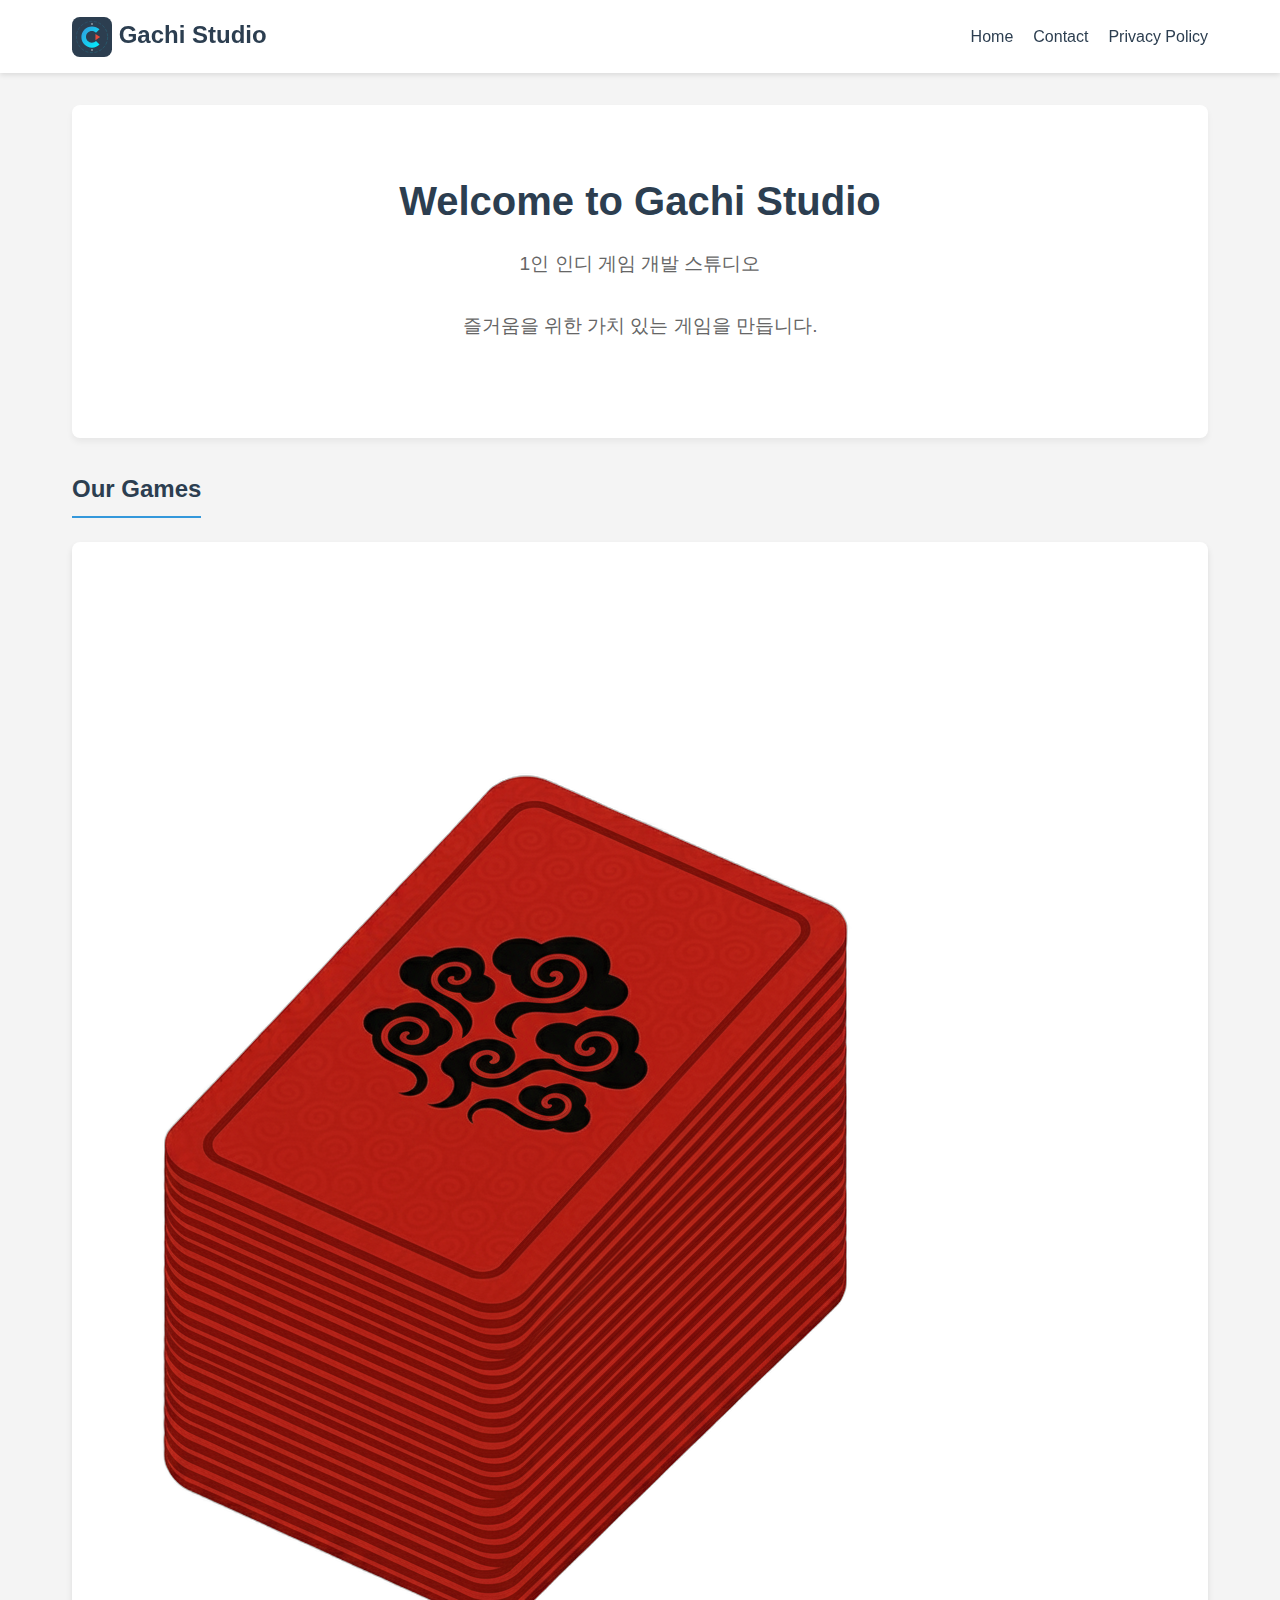
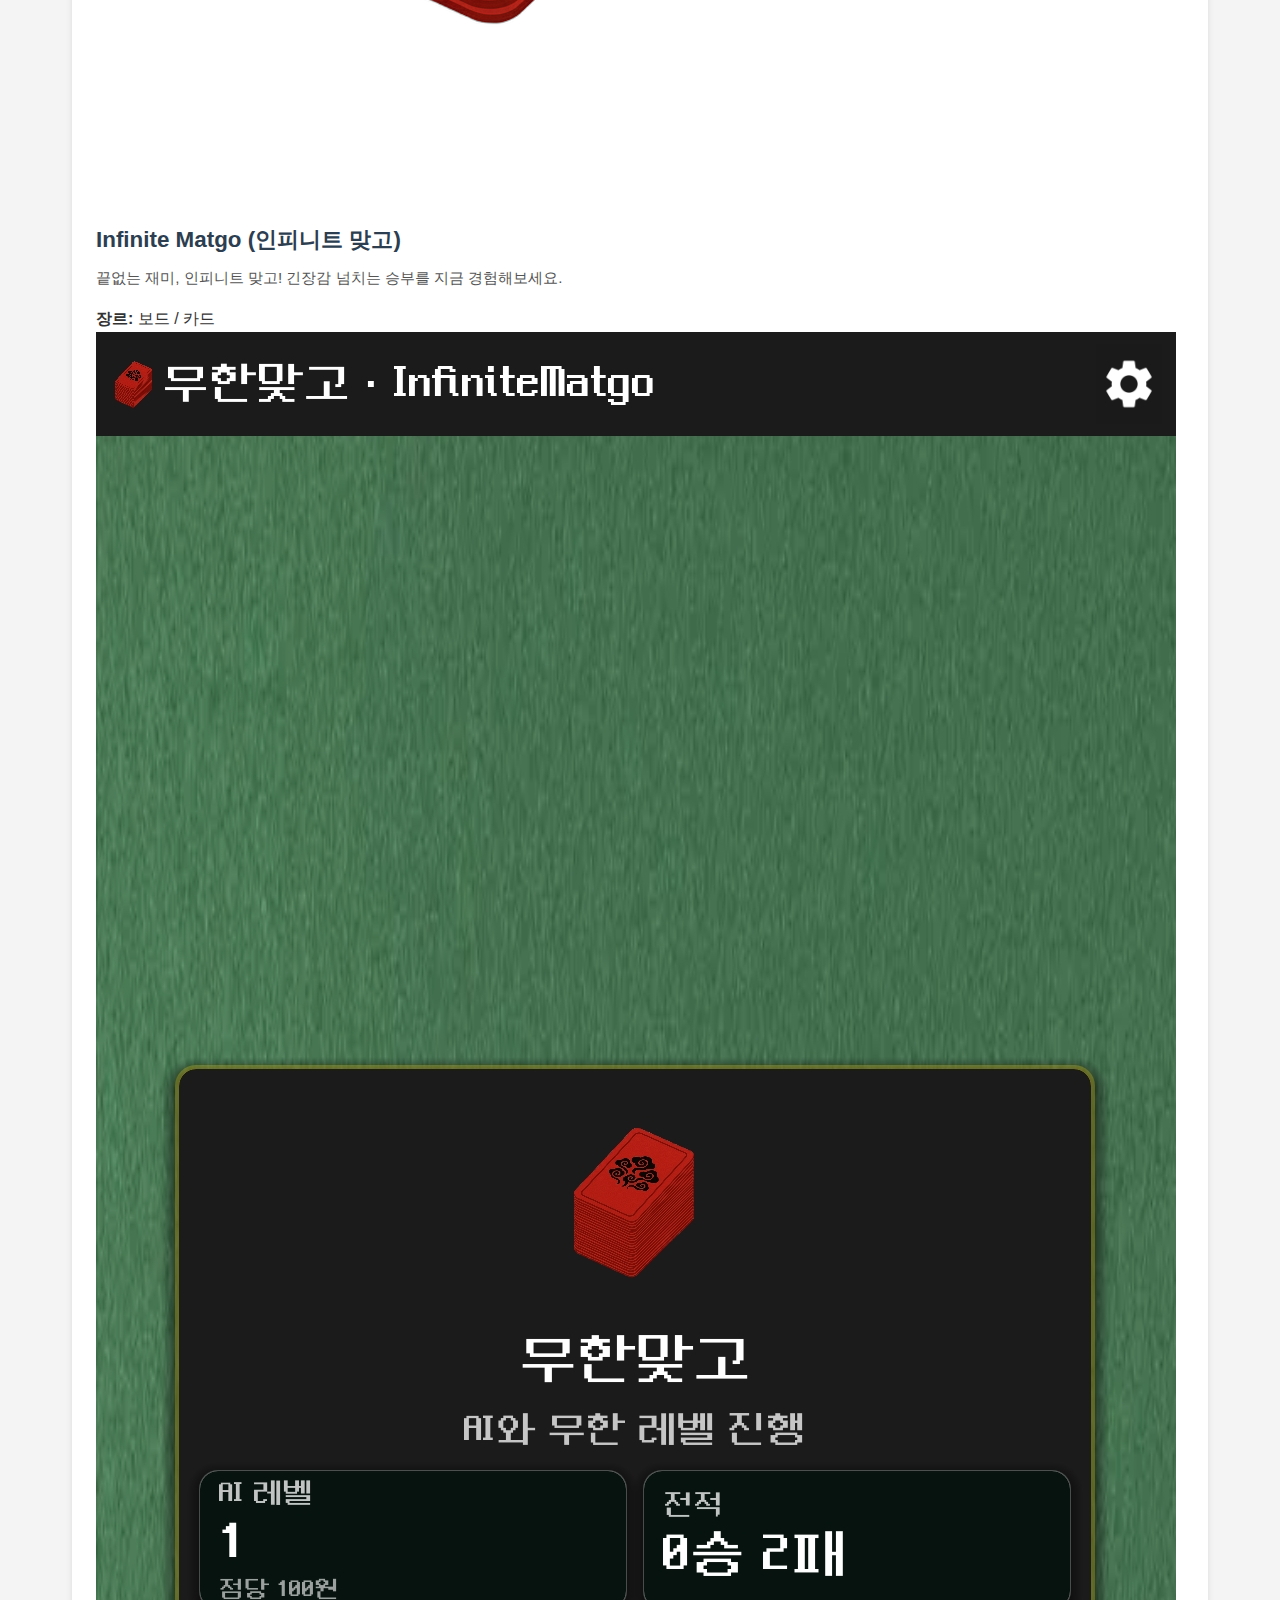
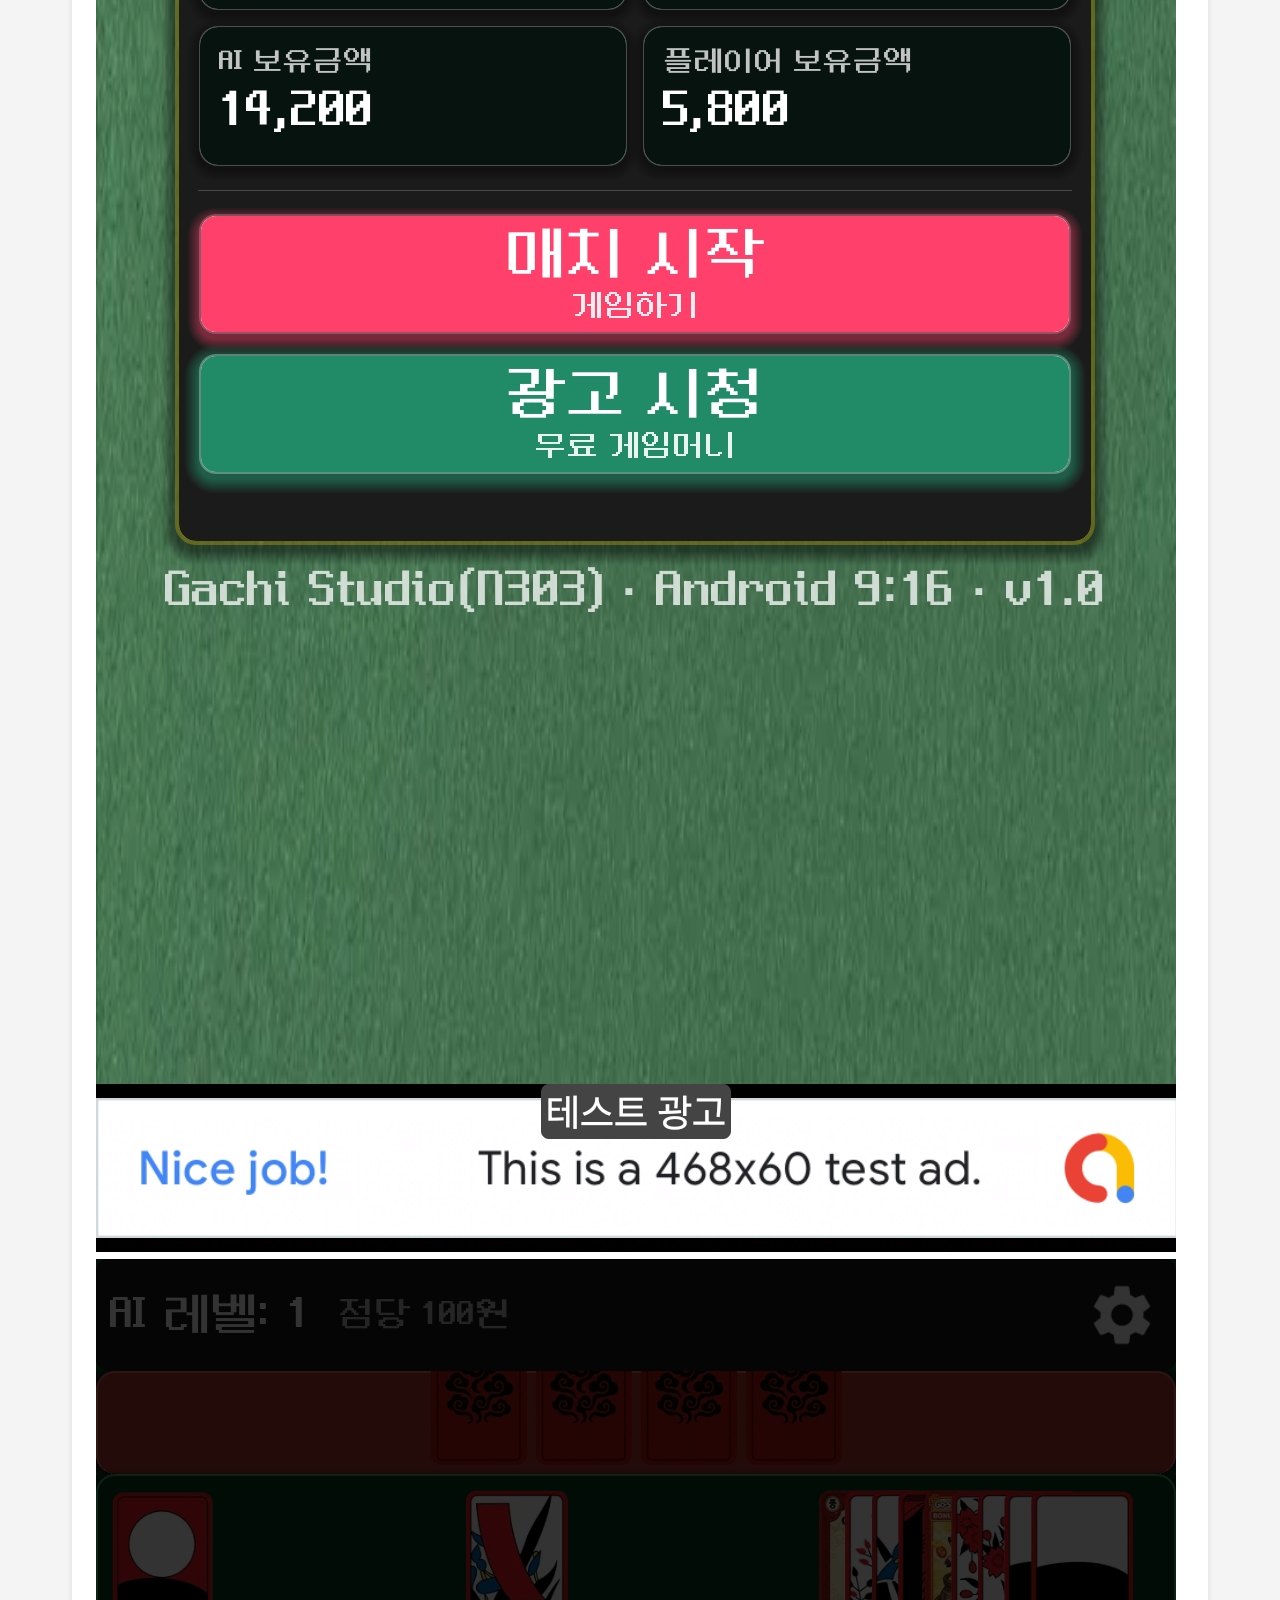
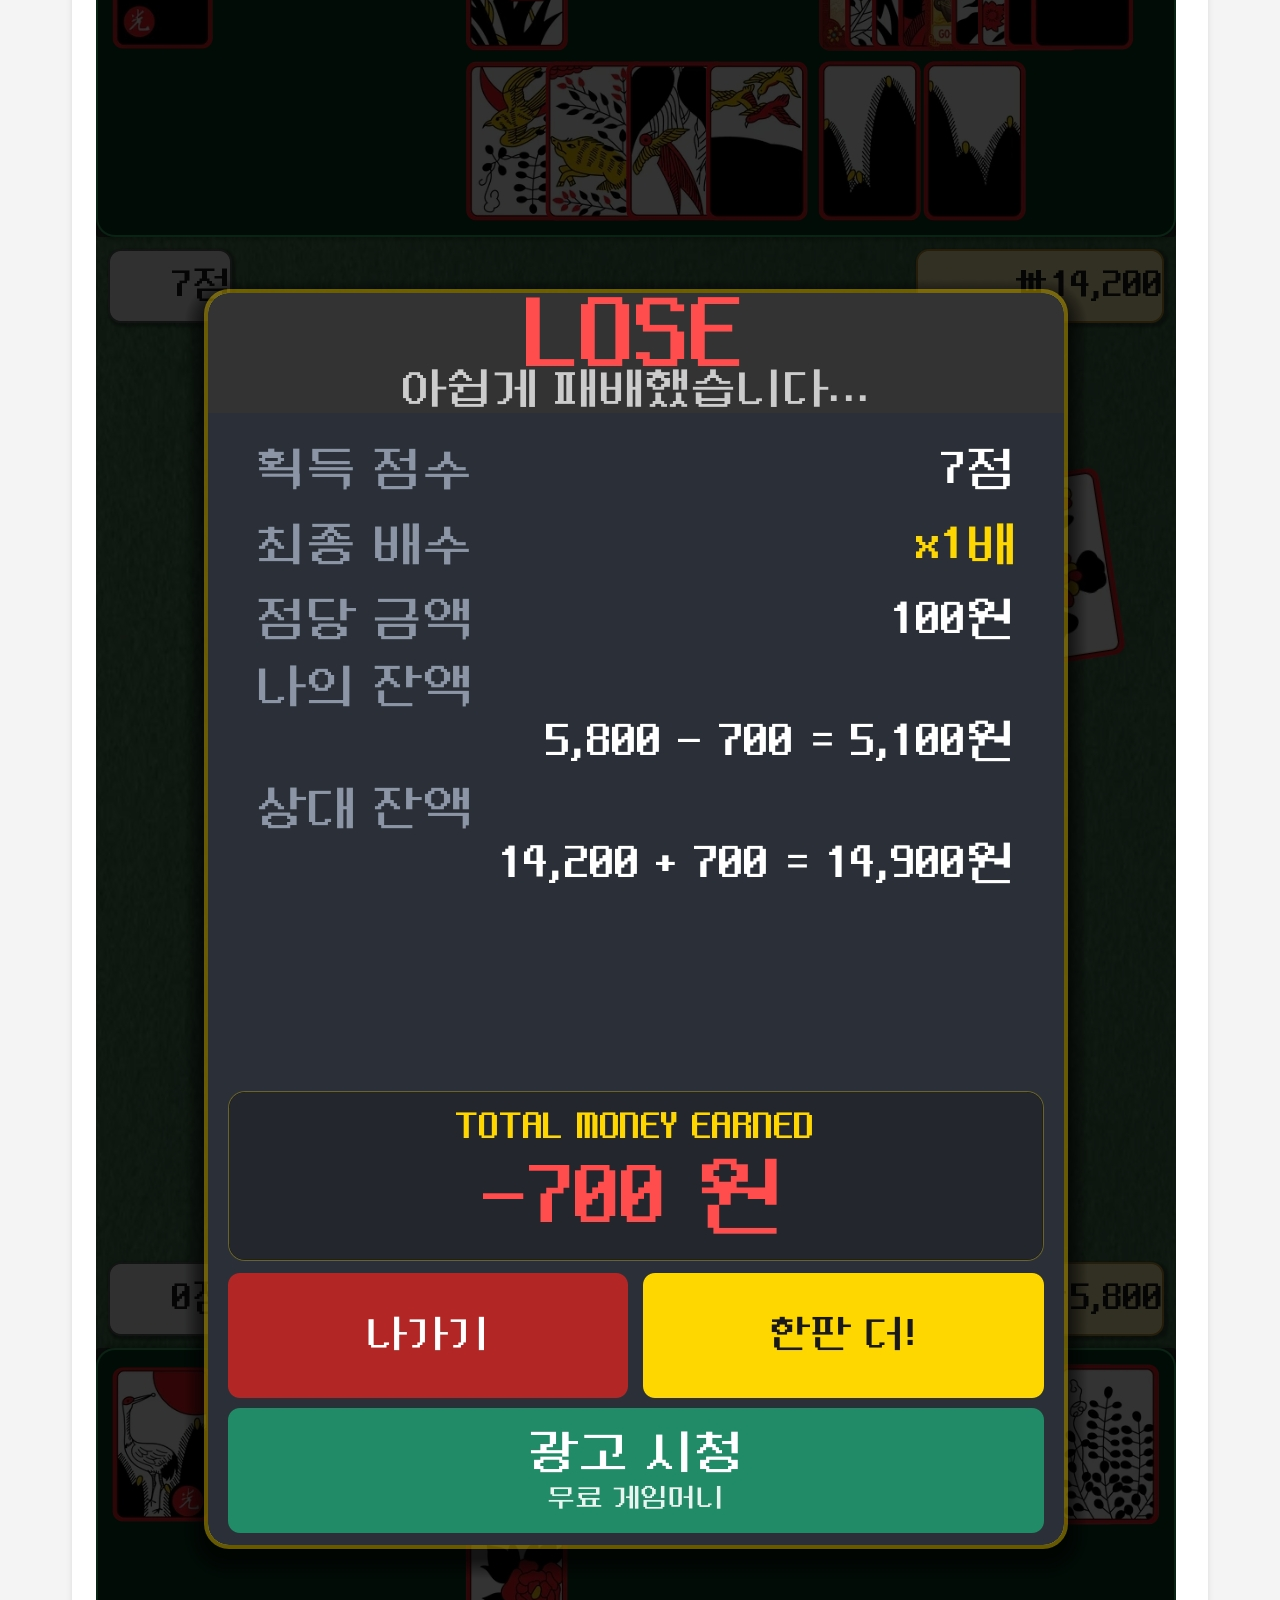
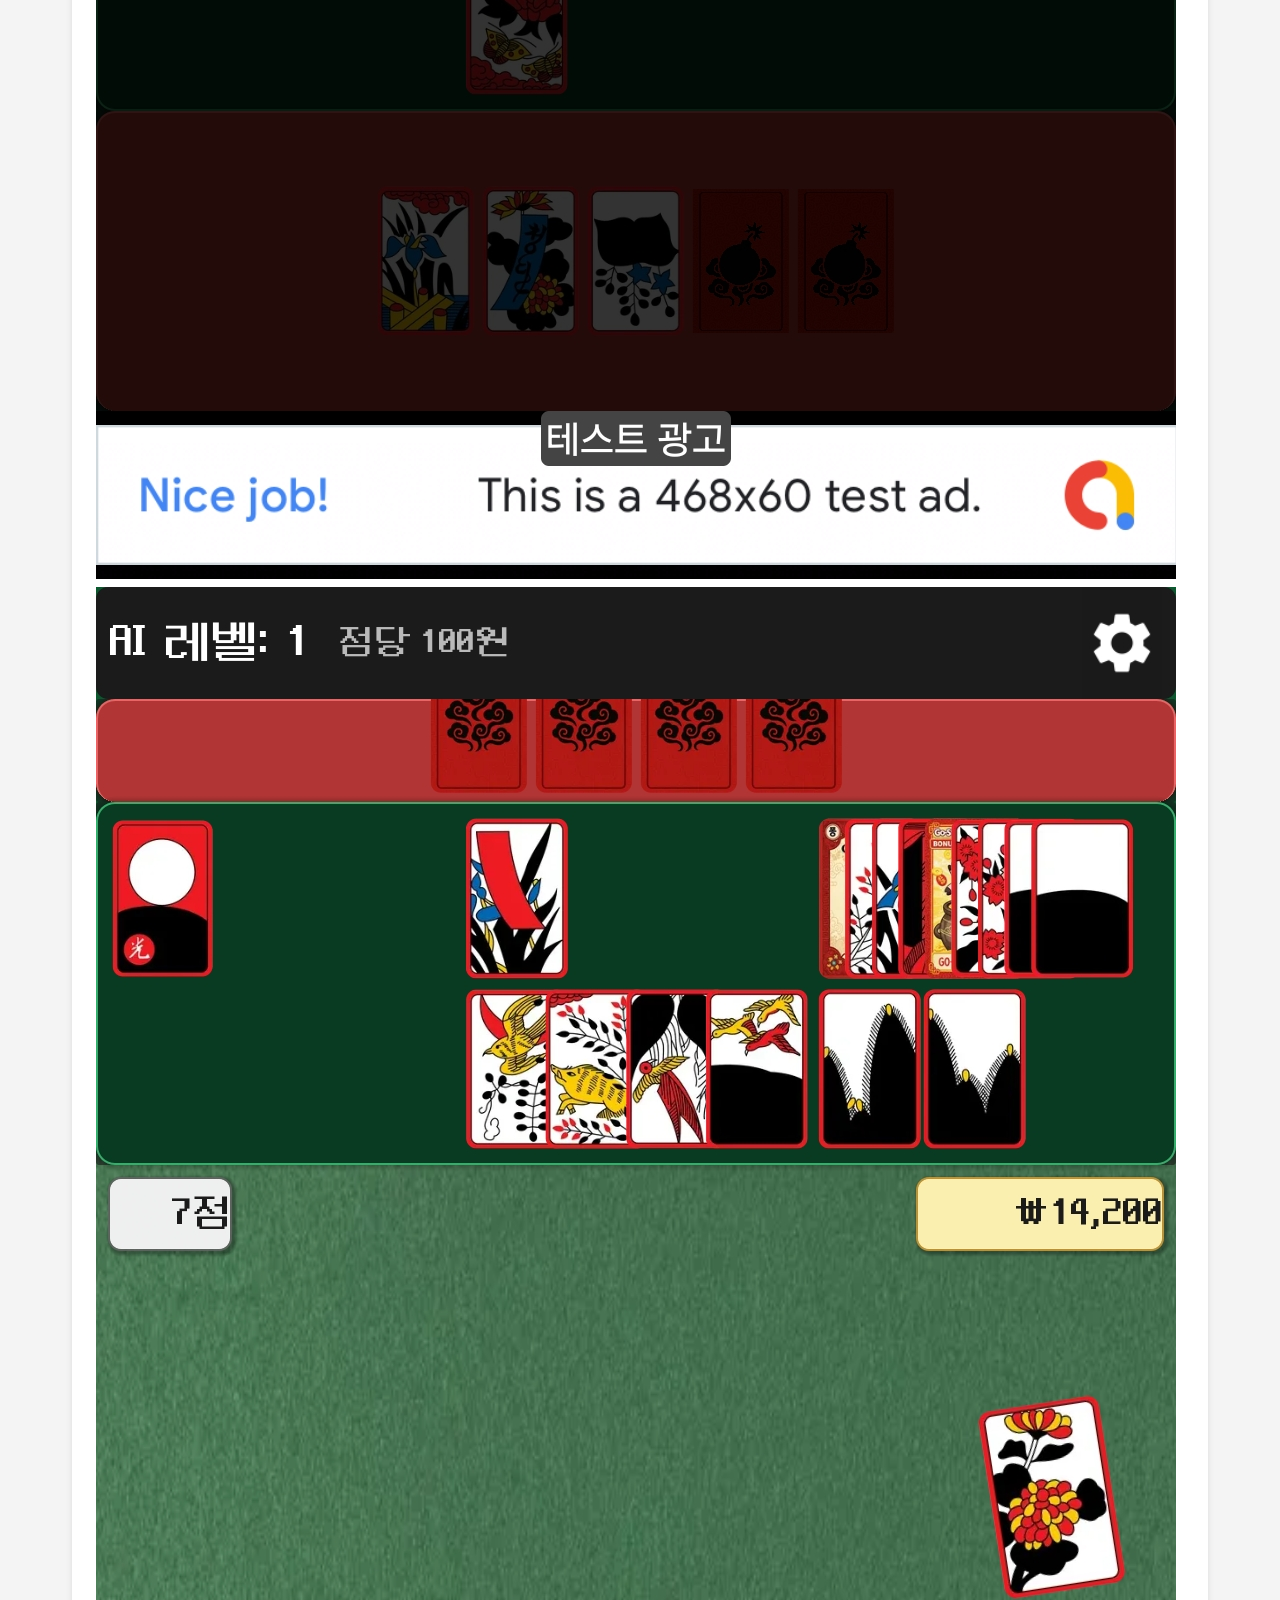
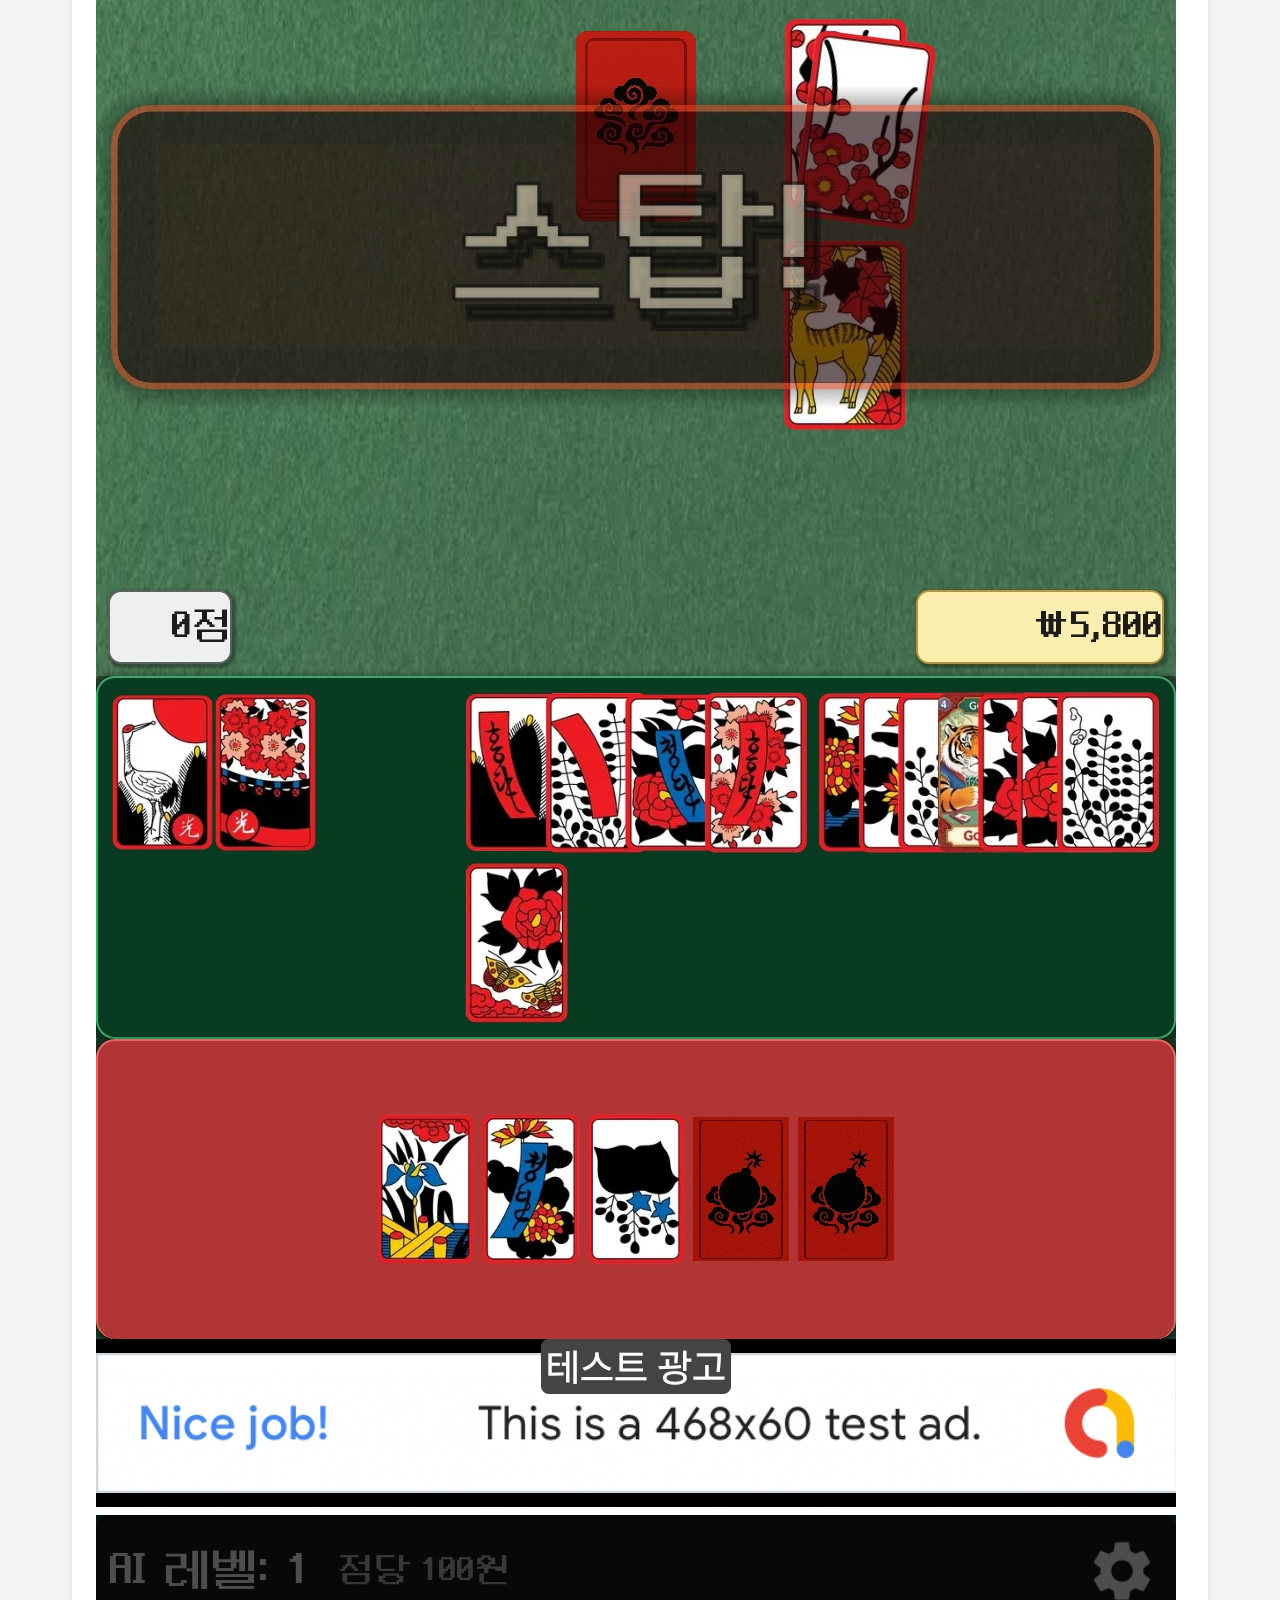
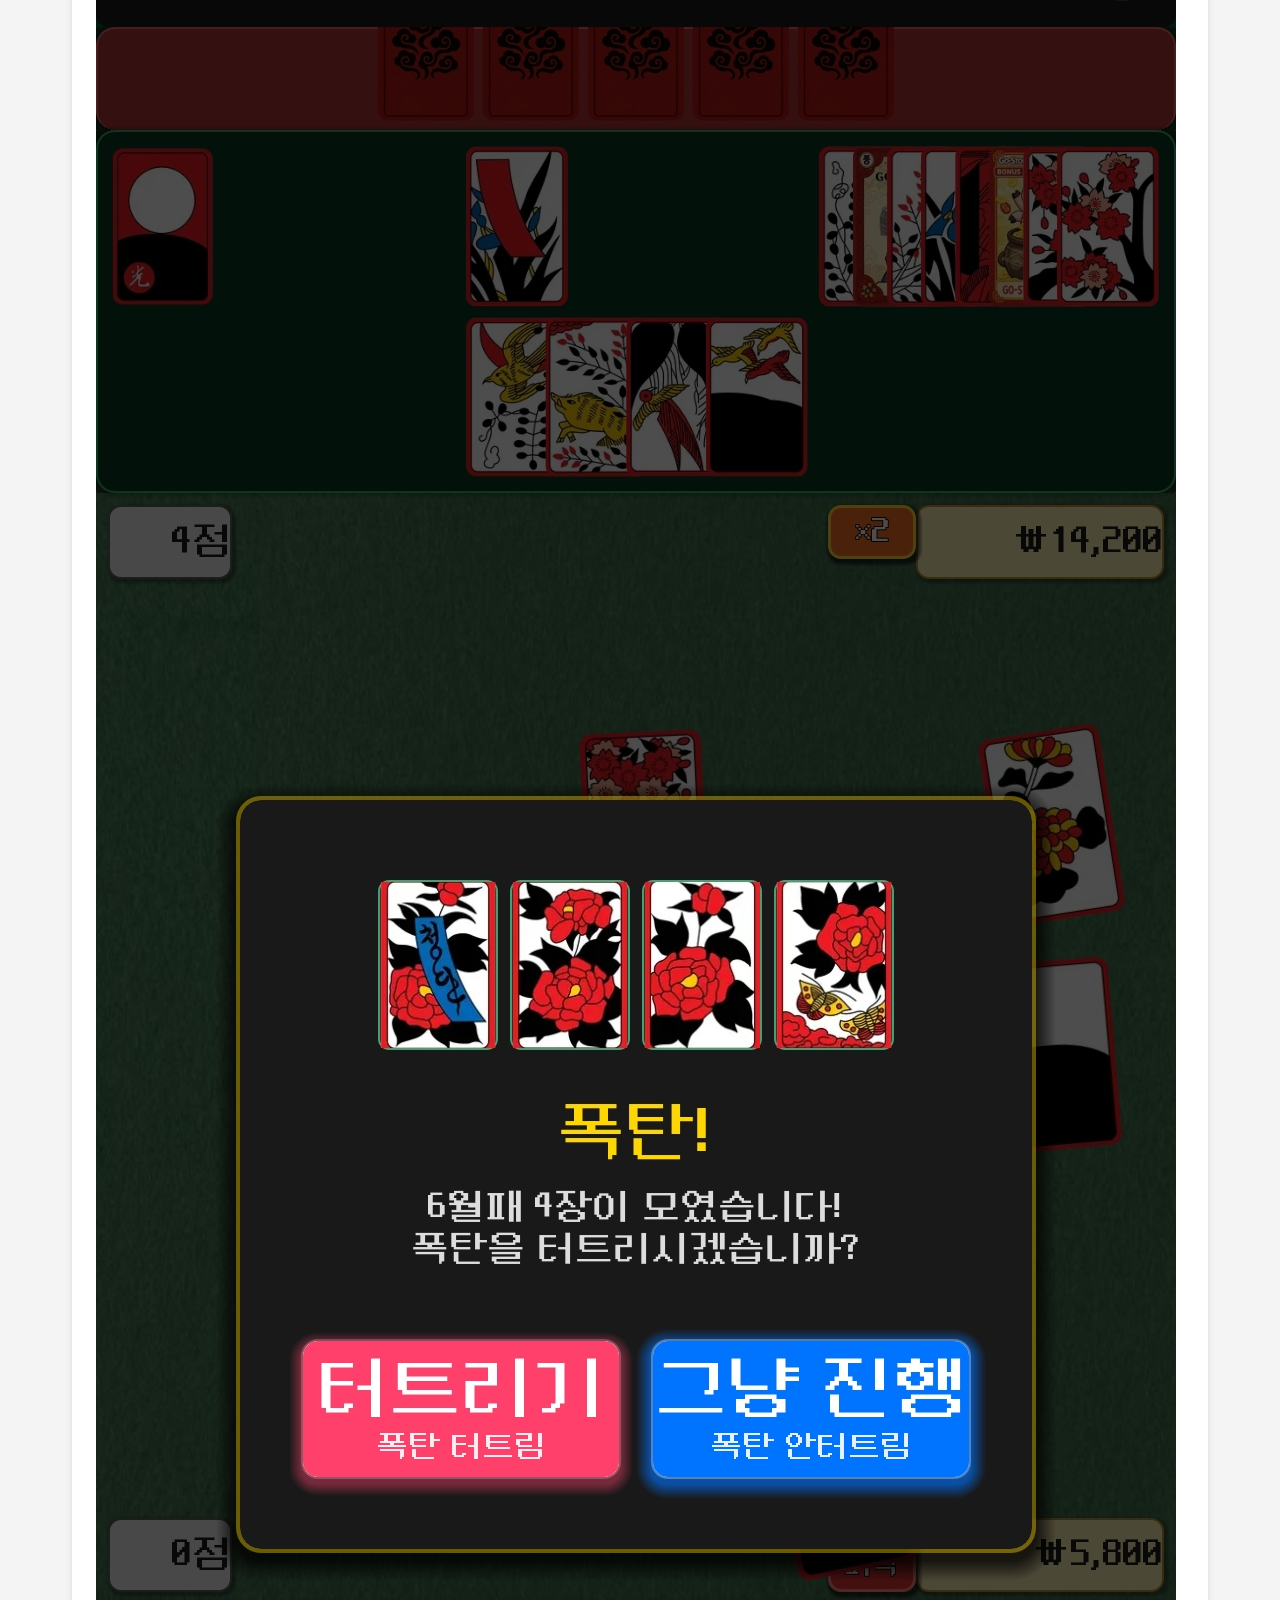
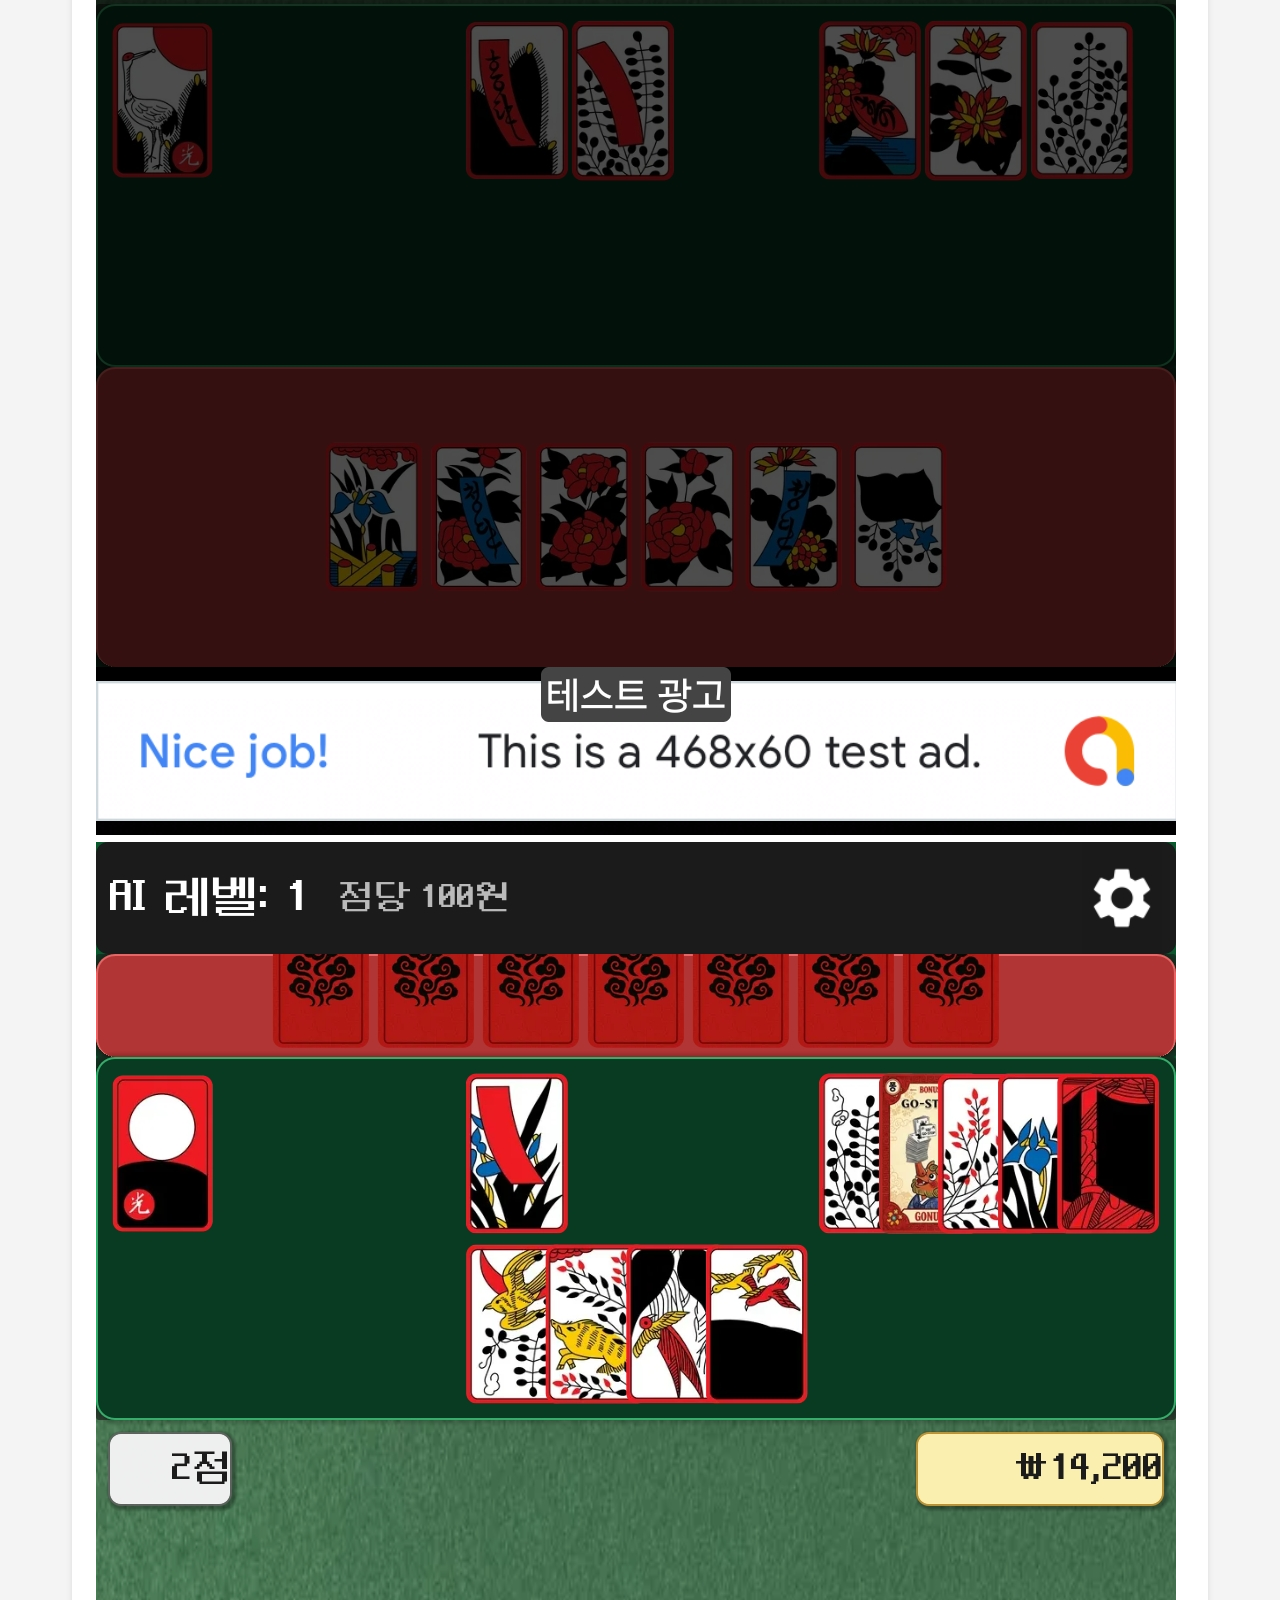
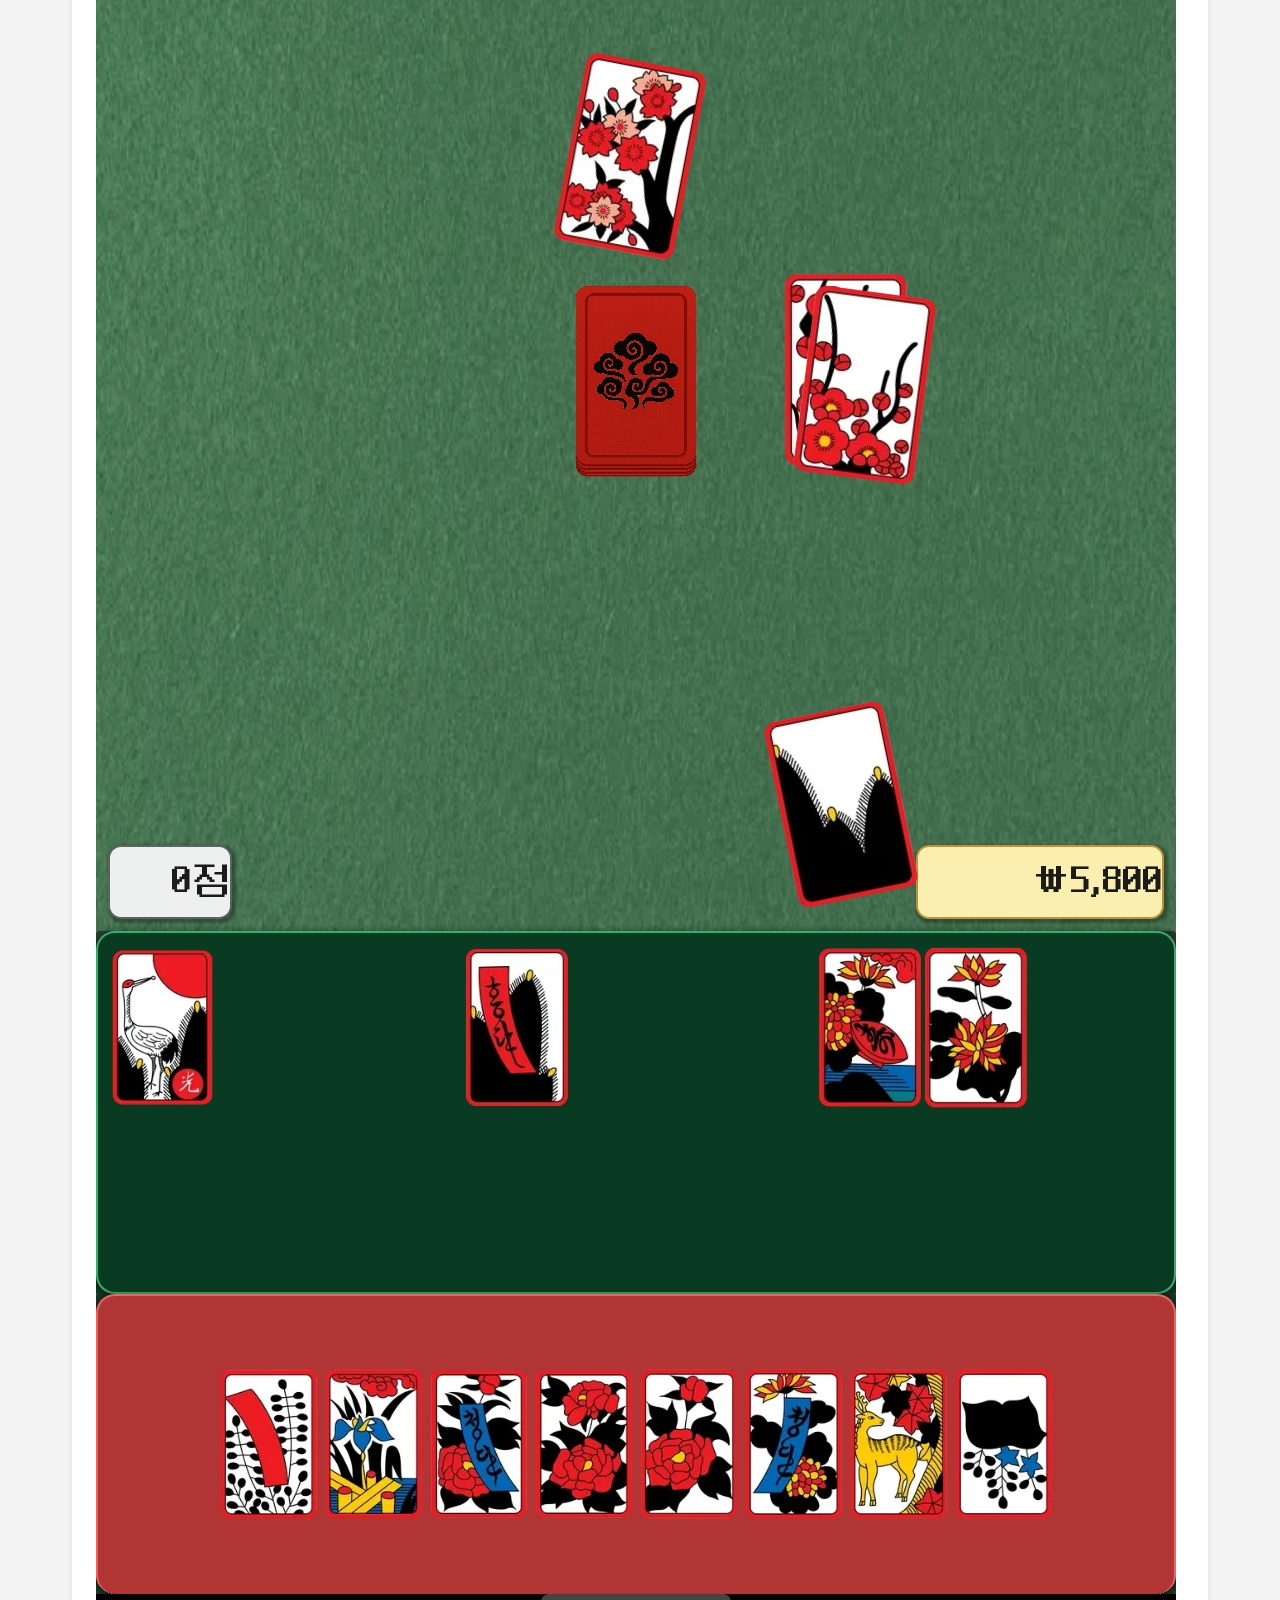
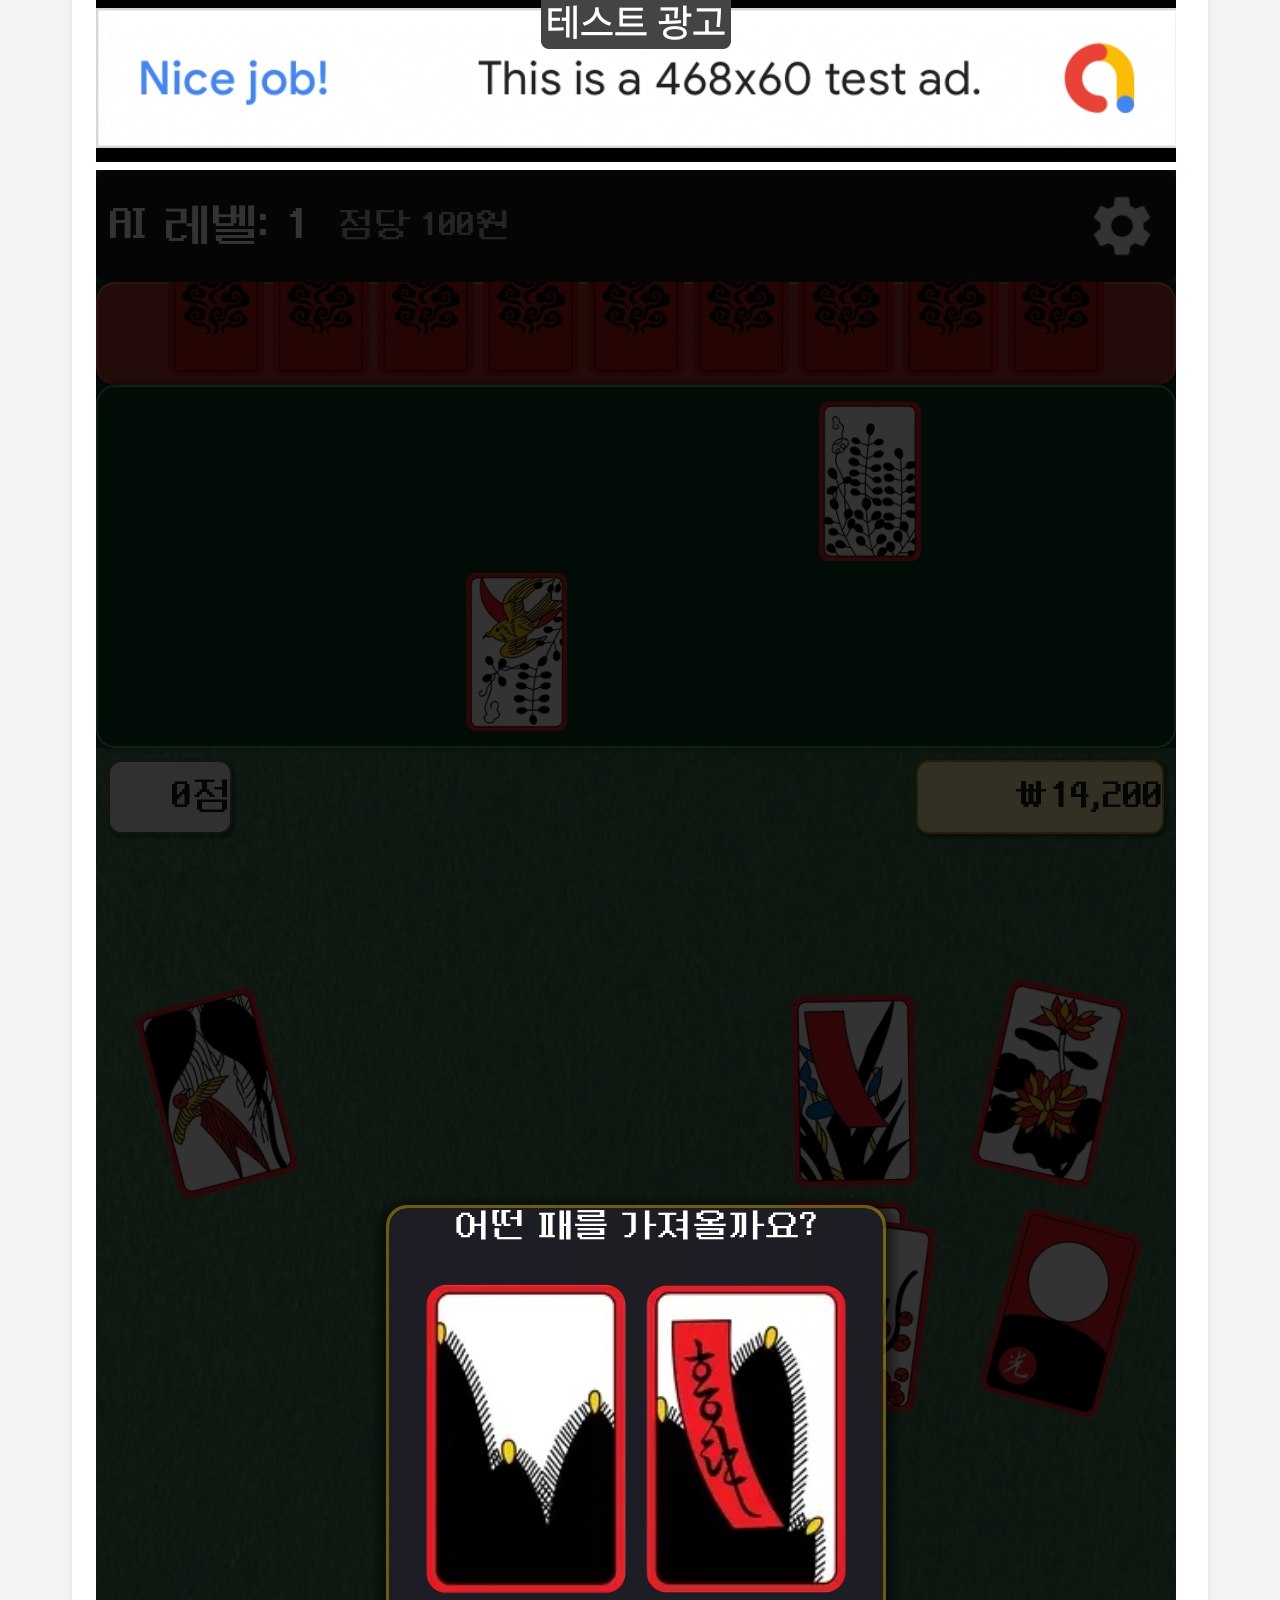
<file: index.html>
<!DOCTYPE html>
<html lang="ko">
<head>
    <meta charset="UTF-8">
    <meta name="google-site-verification" content="EfolP5WvtCYaXaR87nH_VID6lriisHZTX7xTe9vlK10" />
    <meta name="viewport" content="width=device-width, initial-scale=1.0">
    <title>Gachi Studio - Home</title>
    <link rel="icon" href="images/infinitematgo/icon.svg" type="image/svg+xml">
    <link rel="stylesheet" href="style.css">
</head>
<body>
    <header>
        <nav>
            <div class="logo">
                <img src="images/infinitematgo/icon.svg" alt="Gachi Studio Logo" style="height: 40px; vertical-align: middle;"> Gachi Studio
            </div>
            <ul class="nav-links">
                <li><a href="index.html">Home</a></li>
                <li><a href="contact.html">Contact</a></li>
                <li><a href="privacy.html">Privacy Policy</a></li>
            </ul>
        </nav>
    </header>

    <main>
        <section class="hero">
            <h1>Welcome to Gachi Studio</h1>
            <p>1인 인디 게임 개발 스튜디오</p>
            <p>즐거움을 위한 가치 있는 게임을 만듭니다.</p>
        </section>

        <section id="games">
            <h2>Our Games</h2>
            <div class="game-grid">
                <article class="game-card">
                    <div class="game-content">
                        <img src="images/infinitematgo/infinitematgo_icon.png" alt="Infinite Matgo Icon" class="game-icon">
                        <h3 class="game-title">Infinite Matgo (인피니트 맞고)</h3>
                        <p class="game-desc">끝없는 재미, 인피니트 맞고! 긴장감 넘치는 승부를 지금 경험해보세요.</p>
                        <p><strong>장르:</strong> 보드 / 카드</p>

                        <!-- Slideshow -->
                        <div class="slideshow-container">
                            <div class="slide active"><img src="images/infinitematgo/screenshot1.jpg" alt="Screenshot 1"></div>
                            <div class="slide"><img src="images/infinitematgo/screenshot2.jpg" alt="Screenshot 2"></div>
                            <div class="slide"><img src="images/infinitematgo/screenshot3.jpg" alt="Screenshot 3"></div>
                            <div class="slide"><img src="images/infinitematgo/screenshot4.jpg" alt="Screenshot 4"></div>
                            <div class="slide"><img src="images/infinitematgo/screenshot5.jpg" alt="Screenshot 5"></div>
                            <div class="slide"><img src="images/infinitematgo/screenshot6.jpg" alt="Screenshot 6"></div>
                            <div class="slide"><img src="images/infinitematgo/screenshot7.jpg" alt="Screenshot 7"></div>
                            <div class="slide"><img src="images/infinitematgo/screenshot8.jpg" alt="Screenshot 8"></div>
                            <div class="slide"><img src="images/infinitematgo/screenshot9.jpg" alt="Screenshot 9"></div>
                            <div class="slide"><img src="images/infinitematgo/screenshot10.jpg" alt="Screenshot 10"></div>
                            <div class="slide"><img src="images/infinitematgo/screenshot11.jpg" alt="Screenshot 11"></div>

                            <a class="prev">&#10094;</a>
                            <a class="next">&#10095;</a>
                        </div>
                        
                        <br>
                        <a href="#" class="btn" onclick="alert('출시 준비 중입니다!'); return false;">Download Info</a>
                    </div>
                </article>
            </div>
        </section>

        <section id="about">
            <h2>About</h2>
            <p>Gachi Studio는 1인 개발자로 구성된 인디 게임 스튜디오입니다. 사용자와 함께 성장하며 더 나은 게임 경험을 제공하기 위해 노력합니다.</p>
            <br>
            <p><strong>Github:</strong> <a href="https://github.com/yukideathne/gachistudio" target="_blank">github.com/yukideathne/gachistudio</a></p>
        </section>
    </main>

    <footer>
        <p>&copy; 2025 Gachi Studio. All rights reserved.</p>
    </footer>

    <script src="script.js"></script>
</body>
</html>
</file>
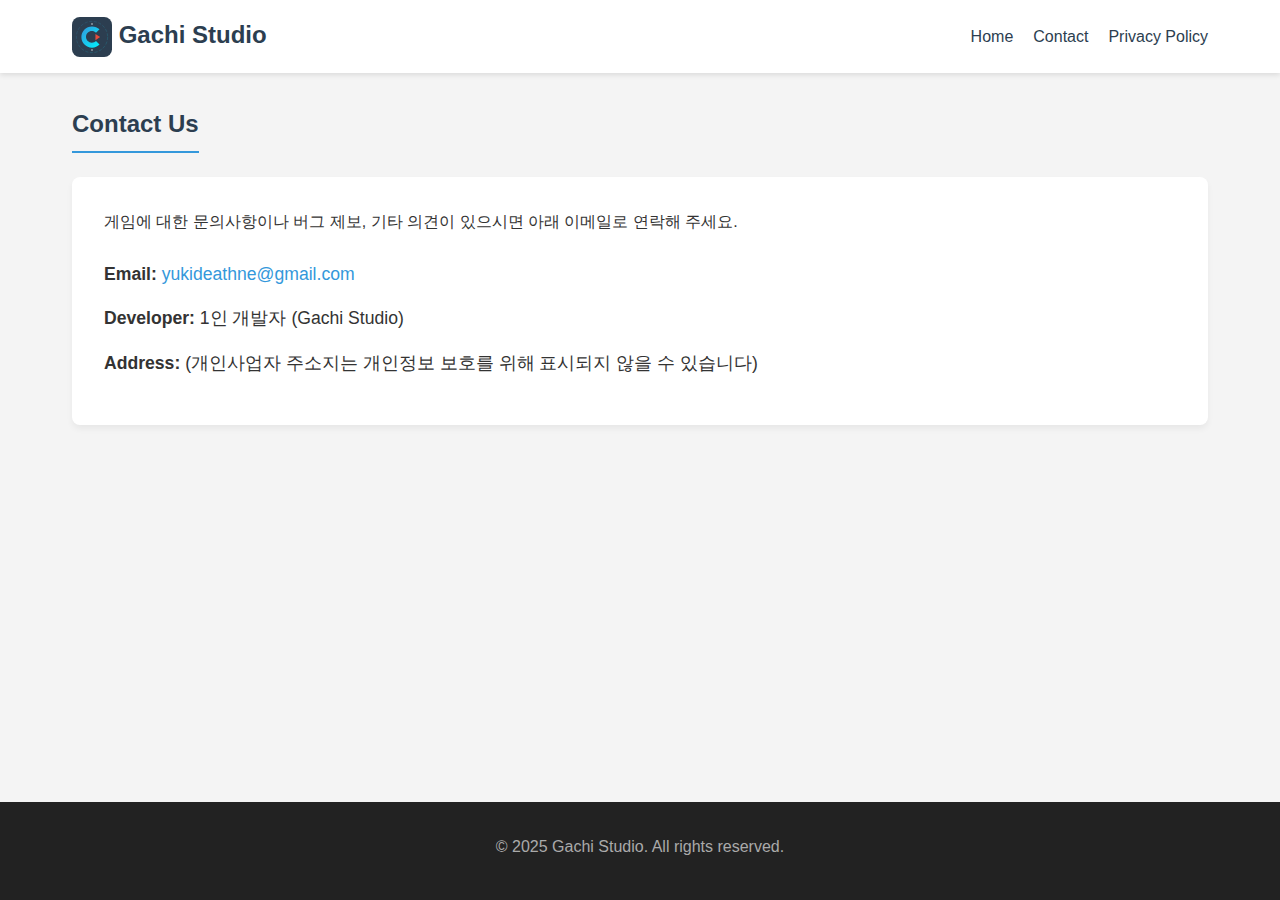
<file: contact.html>
<!DOCTYPE html>
<html lang="ko">
<head>
    <meta charset="UTF-8">
    <meta name="viewport" content="width=device-width, initial-scale=1.0">
    <title>Gachi Studio - Contact</title>
    <link rel="icon" href="images/infinitematgo/icon.svg" type="image/svg+xml">
    <link rel="stylesheet" href="style.css">
</head>
<body>
    <header>
        <nav>
            <div class="logo">
                <img src="images/infinitematgo/icon.svg" alt="Gachi Studio Logo" style="height: 40px; vertical-align: middle;"> Gachi Studio
            </div>
            <ul class="nav-links">
                <li><a href="index.html">Home</a></li>
                <li><a href="contact.html">Contact</a></li>
                <li><a href="privacy.html">Privacy Policy</a></li>
            </ul>
        </nav>
    </header>

    <main>
        <section>
            <h2>Contact Us</h2>
            <div class="contact-info">
                <p>게임에 대한 문의사항이나 버그 제보, 기타 의견이 있으시면 아래 이메일로 연락해 주세요.</p>
                <br>
                <div class="contact-item">
                    <strong>Email:</strong> <a href="mailto:yukideathne@gmail.com">yukideathne@gmail.com</a>
                </div>
                <div class="contact-item">
                    <strong>Developer:</strong> 1인 개발자 (Gachi Studio)
                </div>
                <div class="contact-item">
                    <strong>Address:</strong> (개인사업자 주소지는 개인정보 보호를 위해 표시되지 않을 수 있습니다)
                </div>
            </div>
        </section>
    </main>

    <footer>
        <p>&copy; 2025 Gachi Studio. All rights reserved.</p>
    </footer>
</body>
</html>
</file>
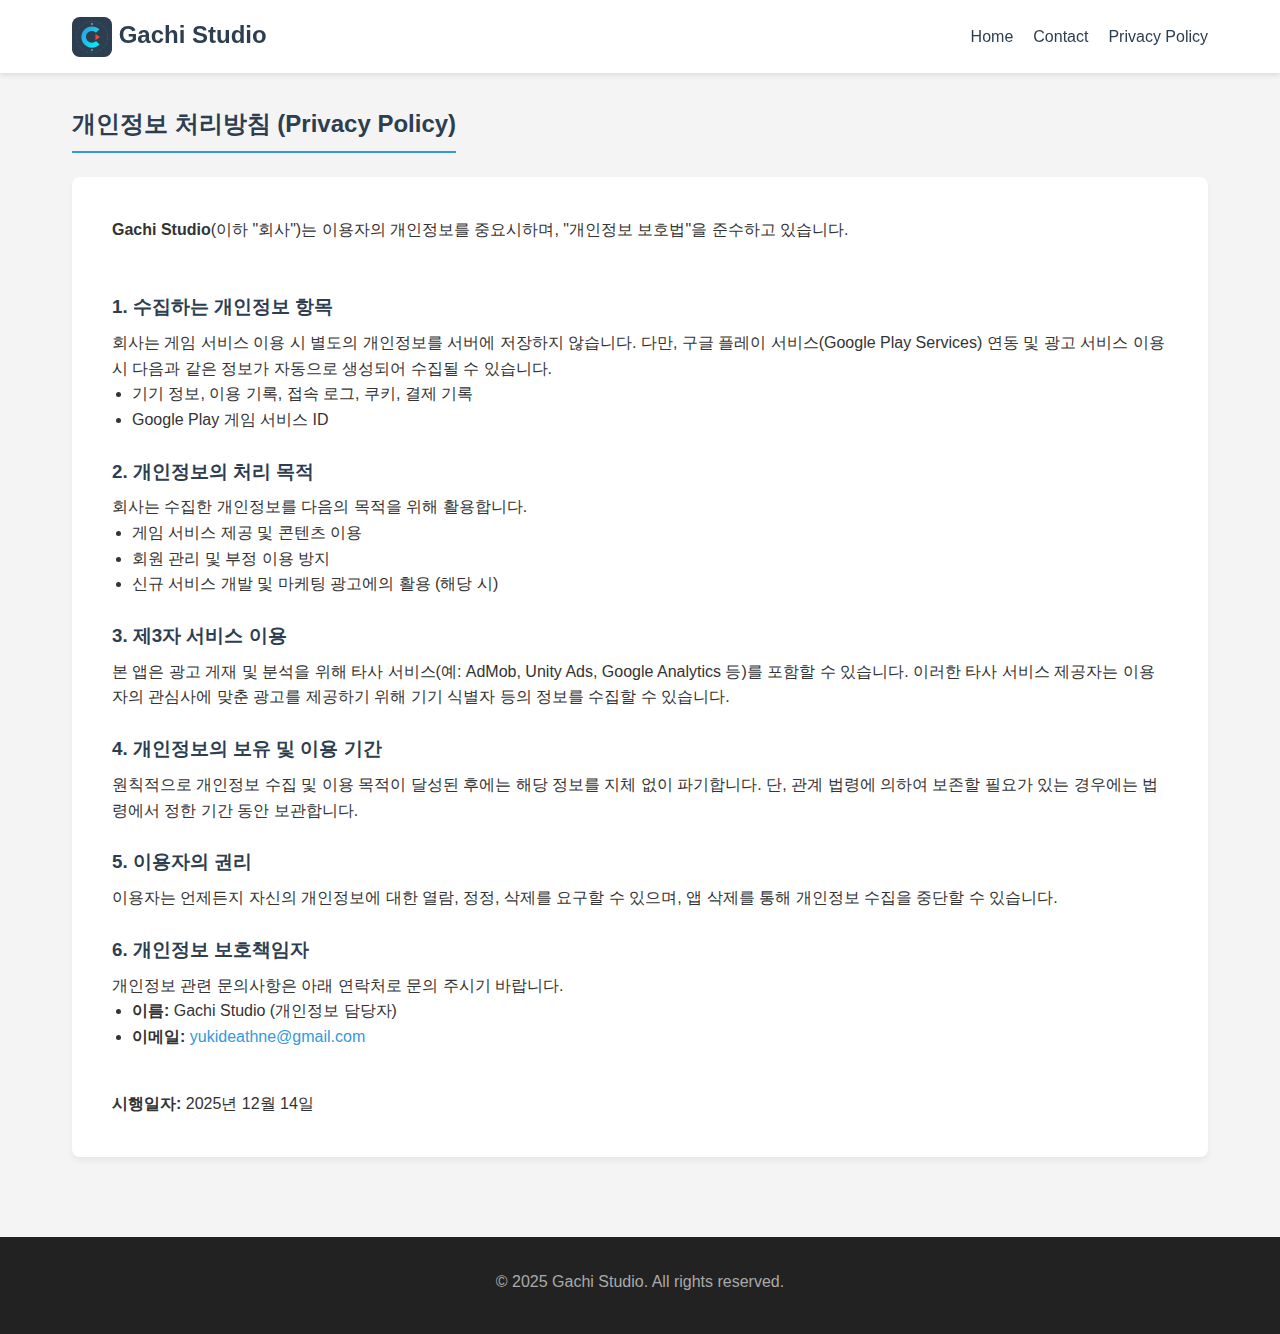
<file: privacy.html>
<!DOCTYPE html>
<html lang="ko">
<head>
    <meta charset="UTF-8">
    <meta name="viewport" content="width=device-width, initial-scale=1.0">
    <title>Gachi Studio - Privacy Policy</title>
    <link rel="icon" href="images/infinitematgo/icon.svg" type="image/svg+xml">
    <link rel="stylesheet" href="style.css">
</head>
<body>
    <header>
        <nav>
            <div class="logo">
                <img src="images/infinitematgo/icon.svg" alt="Gachi Studio Logo" style="height: 40px; vertical-align: middle;"> Gachi Studio
            </div>
            <ul class="nav-links">
                <li><a href="index.html">Home</a></li>
                <li><a href="contact.html">Contact</a></li>
                <li><a href="privacy.html">Privacy Policy</a></li>
            </ul>
        </nav>
    </header>

    <main>
        <section>
            <h2>개인정보 처리방침 (Privacy Policy)</h2>
            <div class="privacy-content">
                <p><strong>Gachi Studio</strong>(이하 "회사")는 이용자의 개인정보를 중요시하며, "개인정보 보호법"을 준수하고 있습니다.</p>
                <br>
                
                <h3>1. 수집하는 개인정보 항목</h3>
                <p>회사는 게임 서비스 이용 시 별도의 개인정보를 서버에 저장하지 않습니다. 다만, 구글 플레이 서비스(Google Play Services) 연동 및 광고 서비스 이용 시 다음과 같은 정보가 자동으로 생성되어 수집될 수 있습니다.</p>
                <ul>
                    <li>기기 정보, 이용 기록, 접속 로그, 쿠키, 결제 기록</li>
                    <li>Google Play 게임 서비스 ID</li>
                </ul>

                <h3>2. 개인정보의 처리 목적</h3>
                <p>회사는 수집한 개인정보를 다음의 목적을 위해 활용합니다.</p>
                <ul>
                    <li>게임 서비스 제공 및 콘텐츠 이용</li>
                    <li>회원 관리 및 부정 이용 방지</li>
                    <li>신규 서비스 개발 및 마케팅 광고에의 활용 (해당 시)</li>
                </ul>

                <h3>3. 제3자 서비스 이용</h3>
                <p>본 앱은 광고 게재 및 분석을 위해 타사 서비스(예: AdMob, Unity Ads, Google Analytics 등)를 포함할 수 있습니다. 이러한 타사 서비스 제공자는 이용자의 관심사에 맞춘 광고를 제공하기 위해 기기 식별자 등의 정보를 수집할 수 있습니다.</p>

                <h3>4. 개인정보의 보유 및 이용 기간</h3>
                <p>원칙적으로 개인정보 수집 및 이용 목적이 달성된 후에는 해당 정보를 지체 없이 파기합니다. 단, 관계 법령에 의하여 보존할 필요가 있는 경우에는 법령에서 정한 기간 동안 보관합니다.</p>

                <h3>5. 이용자의 권리</h3>
                <p>이용자는 언제든지 자신의 개인정보에 대한 열람, 정정, 삭제를 요구할 수 있으며, 앱 삭제를 통해 개인정보 수집을 중단할 수 있습니다.</p>

                <h3>6. 개인정보 보호책임자</h3>
                <p>개인정보 관련 문의사항은 아래 연락처로 문의 주시기 바랍니다.</p>
                <ul>
                    <li><strong>이름:</strong> Gachi Studio (개인정보 담당자)</li>
                    <li><strong>이메일:</strong> <a href="mailto:yukideathne@gmail.com">yukideathne@gmail.com</a></li>
                </ul>

                <br>
                <p><strong>시행일자:</strong> 2025년 12월 14일</p>
            </div>
        </section>
    </main>

    <footer>
        <p>&copy; 2025 Gachi Studio. All rights reserved.</p>
    </footer>
</body>
</html>
</file>
<file: style.css>
:root {
    --primary-color: #3498db;
    --secondary-color: #2c3e50;
    --accent-color: #e74c3c;
    --text-color: #333;
    --bg-color: #f4f4f4;
    --white: #ffffff;
    --footer-bg: #222;
    --footer-text: #aaa;
}

* {
    box-sizing: border-box;
    margin: 0;
    padding: 0;
}

body {
    font-family: 'Segoe UI', Tahoma, Geneva, Verdana, sans-serif;
    line-height: 1.6;
    color: var(--text-color);
    background-color: var(--bg-color);
    display: flex;
    flex-direction: column;
    min-height: 100vh;
}

a {
    text-decoration: none;
    color: var(--primary-color);
    transition: color 0.3s ease;
}

a:hover {
    color: var(--secondary-color);
}

/* Header & Navigation */
header {
    background-color: var(--white);
    box-shadow: 0 2px 5px rgba(0,0,0,0.1);
    position: sticky;
    top: 0;
    z-index: 1000;
}

nav {
    max-width: 1200px;
    margin: 0 auto;
    padding: 1rem 2rem;
    display: flex;
    justify-content: space-between;
    align-items: center;
}

.logo {
    font-size: 1.5rem;
    font-weight: bold;
    color: var(--secondary-color);
}

.nav-links {
    list-style: none;
    display: flex;
    gap: 20px;
}

.nav-links li a {
    font-weight: 500;
    color: var(--secondary-color);
}

.nav-links li a:hover {
    color: var(--primary-color);
}

/* Main Content */
main {
    flex: 1;
    max-width: 1200px;
    margin: 0 auto;
    padding: 2rem;
    width: 100%;
}

.hero {
    text-align: center;
    padding: 4rem 2rem;
    background-color: var(--white);
    border-radius: 8px;
    margin-bottom: 2rem;
    box-shadow: 0 4px 6px rgba(0,0,0,0.05);
}

.hero h1 {
    font-size: 2.5rem;
    margin-bottom: 1rem;
    color: var(--secondary-color);
}

.hero p {
    font-size: 1.2rem;
    color: #666;
    margin-bottom: 2rem;
}

.btn {
    display: inline-block;
    background-color: var(--primary-color);
    color: var(--white);
    padding: 0.8rem 1.5rem;
    border-radius: 4px;
    font-weight: bold;
}

.btn:hover {
    background-color: #2980b9;
    color: var(--white);
}

section {
    margin-bottom: 3rem;
}

h2 {
    color: var(--secondary-color);
    border-bottom: 2px solid var(--primary-color);
    padding-bottom: 0.5rem;
    margin-bottom: 1.5rem;
    display: inline-block;
}

/* Game Card */
.game-grid {
    display: grid;
    grid-template-columns: repeat(auto-fit, minmax(300px, 1fr));
    gap: 2rem;
}

.game-card {
    background: var(--white);
    border-radius: 8px;
    overflow: hidden;
    box-shadow: 0 4px 6px rgba(0,0,0,0.1);
    transition: transform 0.3s ease;
}

.game-card:hover {
    transform: translateY(-5px);
}

.game-content {
    padding: 1.5rem;
}

.game-title {
    font-size: 1.4rem;
    margin-bottom: 0.5rem;
    color: var(--secondary-color);
}

.game-desc {
    font-size: 0.95rem;
    color: #555;
    margin-bottom: 1rem;
}

/* Contact Form/Info */
.contact-info {
    background: var(--white);
    padding: 2rem;
    border-radius: 8px;
    box-shadow: 0 4px 6px rgba(0,0,0,0.05);
}

.contact-item {
    margin-bottom: 1rem;
    font-size: 1.1rem;
}

/* Privacy Policy */
.privacy-content {
    background: var(--white);
    padding: 2.5rem;
    border-radius: 8px;
    box-shadow: 0 4px 6px rgba(0,0,0,0.05);
}

.privacy-content h3 {
    margin-top: 1.5rem;
    margin-bottom: 0.5rem;
    color: var(--secondary-color);
}

.privacy-content ul {
    margin-left: 20px;
    margin-bottom: 1rem;
}

/* Footer */
footer {
    background-color: var(--footer-bg);
    color: var(--footer-text);
    text-align: center;
    padding: 2rem;
    margin-top: auto;
}

footer p {
    margin-bottom: 0.5rem;
}

@media (max-width: 768px) {
    .nav-links {
        display: none; /* Simple mobile hide for now, or stack */
    }
    
    .hero h1 {
        font-size: 2rem;
    }
}
</file>
